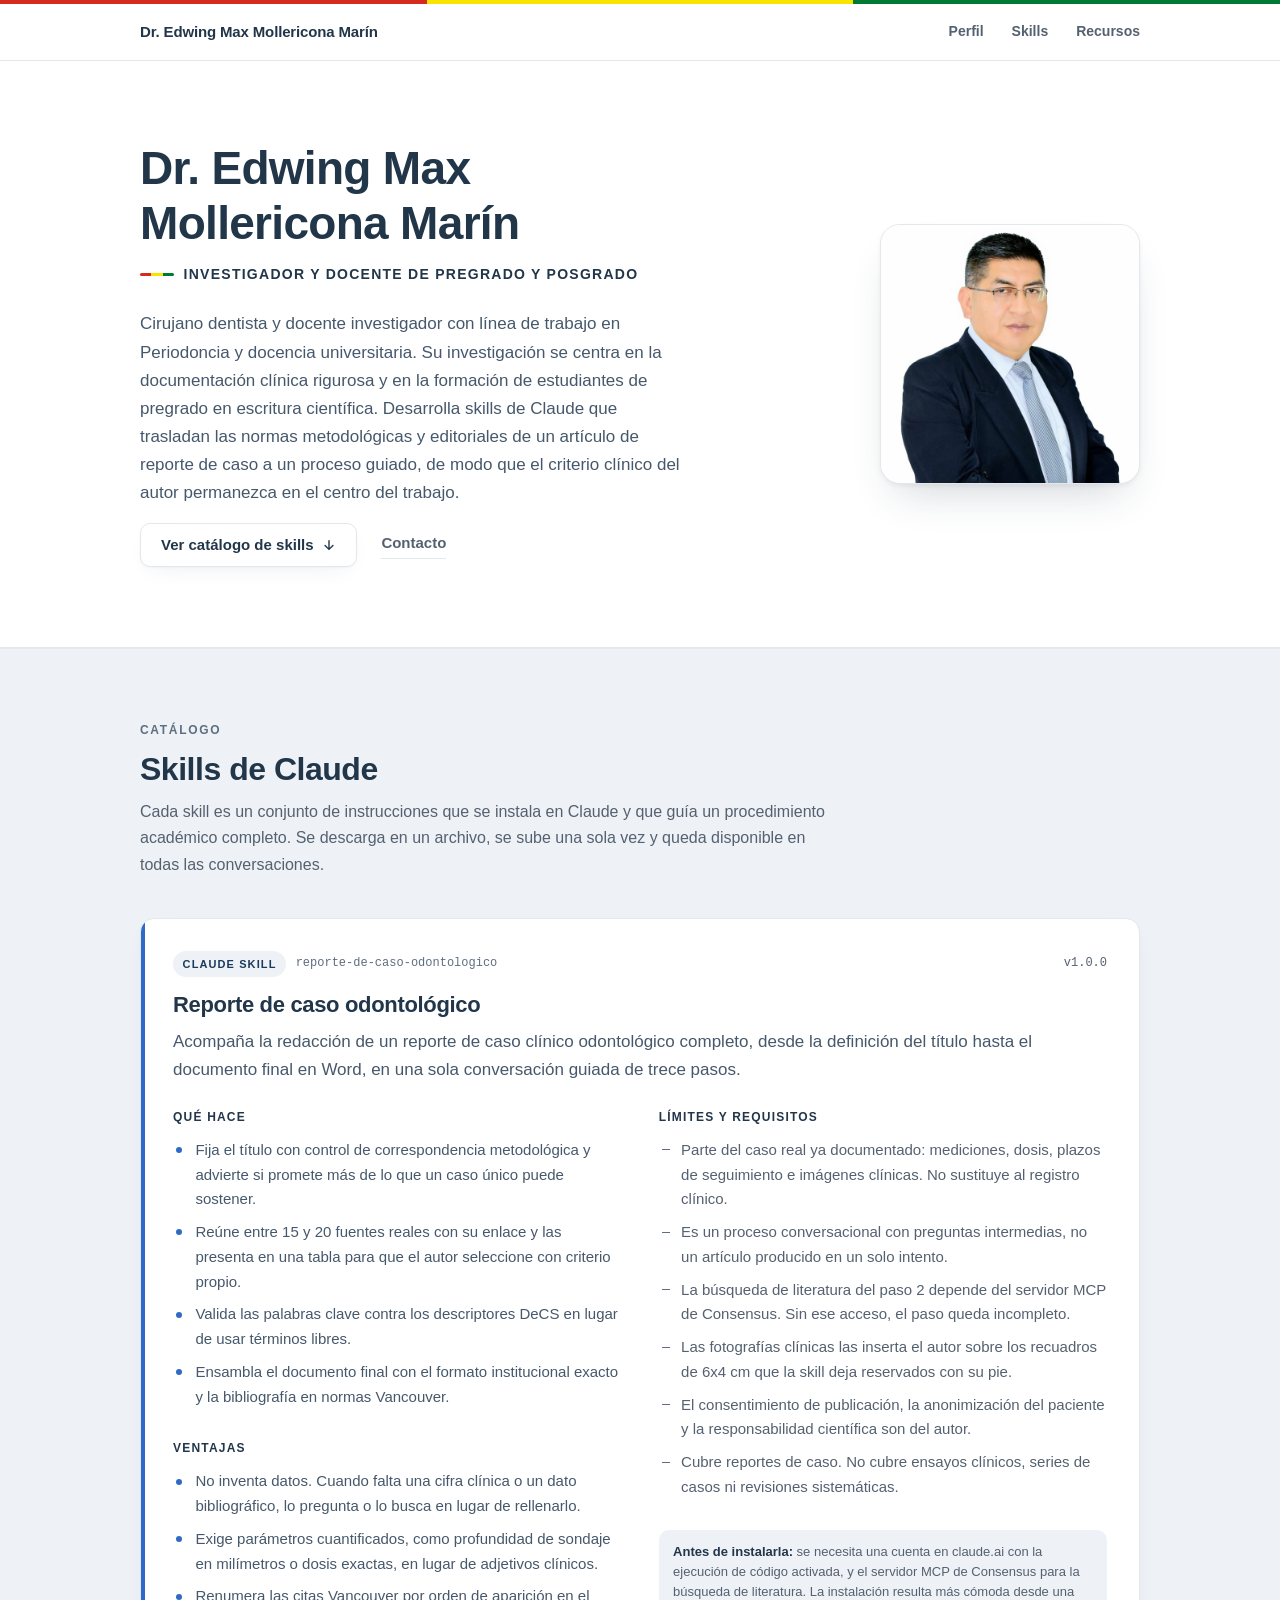
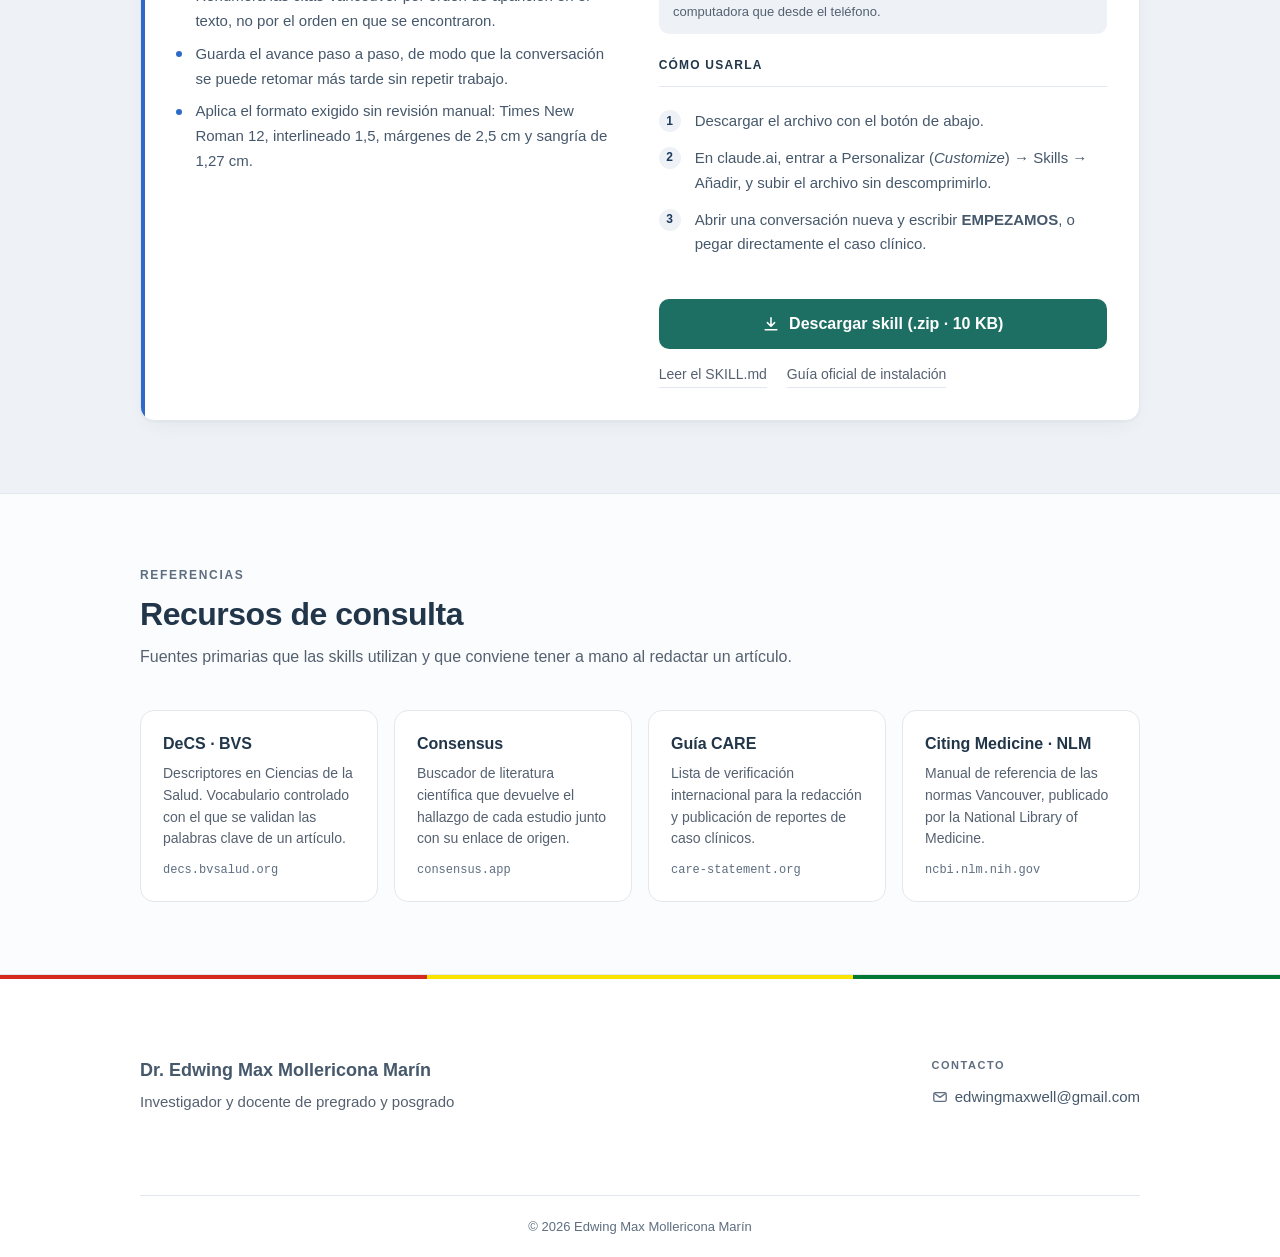
<file: index.html>
<!doctype html>
<html lang="es">
  <head>
    <meta charset="utf-8" />
    <meta name="viewport" content="width=device-width, initial-scale=1" />
    <meta name="color-scheme" content="light" />
    <meta name="theme-color" content="#ffffff" />

    <title>Dr. Edwing Max Mollericona Marín · Investigador y docente de pregrado y posgrado</title>
    <meta
      name="description"
      content="Catálogo de skills de Claude para investigación en odontología, desarrolladas por el Dr. Edwing Max Mollericona Marín. Descarga directa y guía de uso."
    />
    <link rel="canonical" href="https://edsonmgoz.github.io/max-skills/" />

    <meta property="og:type" content="website" />
    <meta property="og:locale" content="es_BO" />
    <meta property="og:site_name" content="Dr. Edwing Max Mollericona Marín" />
    <meta
      property="og:title"
      content="Dr. Edwing Max Mollericona Marín · Investigador y docente de pregrado y posgrado"
    />
    <meta
      property="og:description"
      content="Catálogo de skills de Claude para investigación en odontología. Descarga directa y guía de uso."
    />
    <meta property="og:url" content="https://edsonmgoz.github.io/max-skills/" />
    <meta
      property="og:image"
      content="https://edsonmgoz.github.io/max-skills/assets/img/og-portada.png"
    />
    <meta property="og:image:width" content="1200" />
    <meta property="og:image:height" content="630" />
    <meta name="twitter:card" content="summary_large_image" />

    <link rel="icon" href="assets/img/favicon.svg" type="image/svg+xml" />
    <link rel="stylesheet" href="assets/css/estilos.css" />
  </head>

  <body>
    <a class="salto-contenido" href="#perfil">Saltar al contenido</a>

    <header class="cabecera">
      <div class="franja-bandera" aria-hidden="true"></div>
      <div class="cabecera__fila contenedor">
        <a class="cabecera__marca" href="#perfil"
          >Dr. Edwing Max Mollericona Marín</a
        >
        <nav class="cabecera__nav" aria-label="Secciones del sitio">
          <a href="#perfil">Perfil</a>
          <a href="#skills">Skills</a>
          <a href="#recursos">Recursos</a>
        </nav>
      </div>
    </header>

    <main>
      <section class="portada" id="perfil">
        <div class="contenedor portada__rejilla">
          <div class="portada__texto">
            <h1 class="portada__nombre">Dr. Edwing Max Mollericona Marín</h1>
            <p class="portada__rol">
              <span class="guion-bandera" aria-hidden="true"></span>Investigador y docente de pregrado y posgrado
            </p>
            <!-- TEXTO PROTOTIPO: reemplazar por la reseña real -->
            <p class="portada__bio">
              Cirujano dentista y docente investigador con línea de trabajo en Periodoncia y docencia universitaria. Su investigación se centra en la documentación clínica rigurosa y en la formación de estudiantes de pregrado en escritura científica. Desarrolla skills de Claude que trasladan las normas metodológicas y editoriales de un artículo de reporte de caso a un proceso guiado, de modo que el criterio clínico del autor permanezca en el centro del trabajo.
            </p>
            <div class="portada__acciones">
              <a class="boton boton--perfil" href="#skills">
                Ver catálogo de skills
                <svg
                  width="14"
                  height="14"
                  viewBox="0 0 16 16"
                  fill="none"
                  stroke="currentColor"
                  stroke-width="1.6"
                  stroke-linecap="round"
                  stroke-linejoin="round"
                  aria-hidden="true"
                >
                  <path d="M8 3v10M3.5 8.5 8 13l4.5-4.5" />
                </svg>
              </a>
              <a class="enlace-texto" href="#contacto">Contacto</a>
            </div>
          </div>

          <div class="portada__retrato">
            <img
              class="portada__foto"
              src="assets/img/perfil.jpg"
              width="440"
              height="440"
              alt="Retrato del Dr. Edwing Max Mollericona Marín"
            />
          </div>
        </div>
      </section>

      <!-- ===================================================================
           CATÁLOGO DE SKILLS
           Para añadir un skill: duplicar el bloque <article class="tarjeta-skill">
           y completar sus campos. La rejilla se reordena sola a dos y tres
           columnas. Ver README.md, sección "Cómo añadir un skill".
           =================================================================== -->
      <section class="seccion seccion--panel" id="skills">
        <div class="contenedor">
          <div class="seccion__encabezado">
            <span class="seccion__etiqueta">Catálogo</span>
            <h2 class="seccion__titulo">Skills de Claude</h2>
            <p class="seccion__entrada">
              Cada skill es un conjunto de instrucciones que se instala en
              Claude y que guía un procedimiento académico completo. Se descarga
              en un archivo, se sube una sola vez y queda disponible en todas
              las conversaciones.
            </p>
          </div>

          <div class="catalogo">
            <article class="tarjeta-skill">
              <div class="tarjeta-skill__meta">
                <span class="insignia">Claude Skill</span>
                <code class="tarjeta-skill__id"
                  >reporte-de-caso-odontologico</code
                >
                <span class="tarjeta-skill__version">v1.0.0</span>
              </div>

              <h3 class="tarjeta-skill__titulo">
                Reporte de caso odontológico
              </h3>
              <p class="tarjeta-skill__proposito">
                Acompaña la redacción de un reporte de caso clínico odontológico
                completo, desde la definición del título hasta el documento
                final en Word, en una sola conversación guiada de trece pasos.
              </p>

              <div class="tarjeta-skill__cuerpo">
                <div class="tarjeta-skill__columna">
                  <div class="bloque">
                    <p class="bloque__titulo">Qué hace</p>
                    <ul class="lista-marcada">
                      <li>
                        Fija el título con control de correspondencia
                        metodológica y advierte si promete más de lo que un caso
                        único puede sostener.
                      </li>
                      <li>
                        Reúne entre 15 y 20 fuentes reales con su enlace y las
                        presenta en una tabla para que el autor seleccione con
                        criterio propio.
                      </li>
                      <li>
                        Valida las palabras clave contra los descriptores DeCS
                        en lugar de usar términos libres.
                      </li>
                      <li>
                        Ensambla el documento final con el formato institucional
                        exacto y la bibliografía en normas Vancouver.
                      </li>
                    </ul>
                  </div>

                  <div class="bloque">
                    <p class="bloque__titulo">Ventajas</p>
                    <ul class="lista-marcada">
                      <li>
                        No inventa datos. Cuando falta una cifra clínica o un
                        dato bibliográfico, lo pregunta o lo busca en lugar de
                        rellenarlo.
                      </li>
                      <li>
                        Exige parámetros cuantificados, como profundidad de
                        sondaje en milímetros o dosis exactas, en lugar de
                        adjetivos clínicos.
                      </li>
                      <li>
                        Renumera las citas Vancouver por orden de aparición en
                        el texto, no por el orden en que se encontraron.
                      </li>
                      <li>
                        Guarda el avance paso a paso, de modo que la
                        conversación se puede retomar más tarde sin repetir
                        trabajo.
                      </li>
                      <li>
                        Aplica el formato exigido sin revisión manual: Times New
                        Roman 12, interlineado 1,5, márgenes de 2,5 cm y sangría
                        de 1,27 cm.
                      </li>
                    </ul>
                  </div>
                </div>

                <div class="tarjeta-skill__columna">
                  <div class="bloque">
                    <p class="bloque__titulo">Límites y requisitos</p>
                    <ul class="lista-limites">
                      <li>
                        Parte del caso real ya documentado: mediciones, dosis,
                        plazos de seguimiento e imágenes clínicas. No sustituye
                        al registro clínico.
                      </li>
                      <li>
                        Es un proceso conversacional con preguntas intermedias,
                        no un artículo producido en un solo intento.
                      </li>
                      <li>
                        La búsqueda de literatura del paso 2 depende del
                        servidor MCP de Consensus. Sin ese acceso, el paso queda
                        incompleto.
                      </li>
                      <li>
                        Las fotografías clínicas las inserta el autor sobre los
                        recuadros de 6x4 cm que la skill deja reservados con su
                        pie.
                      </li>
                      <li>
                        El consentimiento de publicación, la anonimización del
                        paciente y la responsabilidad científica son del autor.
                      </li>
                      <li>
                        Cubre reportes de caso. No cubre ensayos clínicos,
                        series de casos ni revisiones sistemáticas.
                      </li>
                    </ul>
                  </div>

                  <p class="aviso">
                    <strong>Antes de instalarla:</strong> se necesita una cuenta
                    en claude.ai con la ejecución de código activada, y el
                    servidor MCP de Consensus para la búsqueda de literatura. La
                    instalación resulta más cómoda desde una computadora que
                    desde el teléfono.
                  </p>

                  <div class="bloque">
                    <p class="bloque__titulo">Cómo usarla</p>
                    <ol class="pasos">
                      <li>Descargar el archivo con el botón de abajo.</li>
                      <li>
                        En claude.ai, entrar a Personalizar (<i lang="en"
                          >Customize</i
                        >) → Skills → Añadir, y subir el archivo sin
                        descomprimirlo.
                      </li>
                      <li>
                        Abrir una conversación nueva y escribir
                        <strong>EMPEZAMOS</strong>, o pegar directamente el caso
                        clínico.
                      </li>
                    </ol>
                  </div>

                  <div class="tarjeta-skill__pie">
                    <a
                      class="boton boton--descarga"
                      href="downloads/reporte-de-caso-odontologico.zip"
                      download="reporte-de-caso-odontologico.zip"
                    >
                      <svg
                        width="18"
                        height="18"
                        viewBox="0 0 20 20"
                        fill="none"
                        stroke="currentColor"
                        stroke-width="1.7"
                        stroke-linecap="round"
                        stroke-linejoin="round"
                        aria-hidden="true"
                      >
                        <path d="M10 3v9M6 8.5l4 4 4-4M3.5 16.5h13" />
                      </svg>
                      Descargar skill (.zip · 10 KB)
                    </a>
                    <div class="tarjeta-skill__secundario">
                      <a
                        href="https://github.com/edsonmgoz/max-skills/blob/master/skills/reporte-de-caso-odontologico/SKILL.md"
                        target="_blank"
                        rel="noopener"
                        >Leer el SKILL.md</a
                      >
                      <a
                        href="https://support.claude.com/en/articles/12512198-how-to-create-custom-skills"
                        target="_blank"
                        rel="noopener"
                        >Guía oficial de instalación</a
                      >
                    </div>
                  </div>
                </div>
              </div>
            </article>
          </div>
        </div>
      </section>

      <!-- ===================================================================
           RECURSOS
           Enlaces de referencia útiles para el público de la charla.
           Sustituibles por materiales propios cuando estén disponibles.
           =================================================================== -->
      <section class="seccion" id="recursos">
        <div class="contenedor">
          <div class="seccion__encabezado">
            <span class="seccion__etiqueta">Referencias</span>
            <h2 class="seccion__titulo">Recursos de consulta</h2>
            <p class="seccion__entrada">
              Fuentes primarias que las skills utilizan y que conviene tener a
              mano al redactar un artículo.
            </p>
          </div>

          <div class="recursos">
            <a
              class="recurso"
              href="https://decs.bvsalud.org/"
              target="_blank"
              rel="noopener"
            >
              <p class="recurso__titulo">DeCS · BVS</p>
              <p class="recurso__detalle">
                Descriptores en Ciencias de la Salud. Vocabulario controlado con
                el que se validan las palabras clave de un artículo.
              </p>
              <span class="recurso__dominio">decs.bvsalud.org</span>
            </a>

            <a
              class="recurso"
              href="https://consensus.app/"
              target="_blank"
              rel="noopener"
            >
              <p class="recurso__titulo">Consensus</p>
              <p class="recurso__detalle">
                Buscador de literatura científica que devuelve el hallazgo de
                cada estudio junto con su enlace de origen.
              </p>
              <span class="recurso__dominio">consensus.app</span>
            </a>

            <a
              class="recurso"
              href="https://www.care-statement.org/"
              target="_blank"
              rel="noopener"
            >
              <p class="recurso__titulo">Guía CARE</p>
              <p class="recurso__detalle">
                Lista de verificación internacional para la redacción y
                publicación de reportes de caso clínicos.
              </p>
              <span class="recurso__dominio">care-statement.org</span>
            </a>

            <a
              class="recurso"
              href="https://www.ncbi.nlm.nih.gov/books/NBK7256/"
              target="_blank"
              rel="noopener"
            >
              <p class="recurso__titulo">Citing Medicine · NLM</p>
              <p class="recurso__detalle">
                Manual de referencia de las normas Vancouver, publicado por la
                National Library of Medicine.
              </p>
              <span class="recurso__dominio">ncbi.nlm.nih.gov</span>
            </a>
          </div>
        </div>
      </section>
    </main>

    <!-- =====================================================================
         PIE DE PÁGINA
         VALORES DE EJEMPLO: reemplazar el correo y el número de WhatsApp.
         ===================================================================== -->
    <footer class="pie" id="contacto">
      <div class="franja-bandera" aria-hidden="true"></div>
      <div class="contenedor pie__cuerpo">
        <div class="pie__rejilla">
          <div>
            <p class="pie__nombre">Dr. Edwing Max Mollericona Marín</p>
            <p class="pie__rol">Investigador y docente de pregrado y posgrado</p>
          </div>

          <div>
            <div class="pie__grupo">
              <p class="pie__etiqueta">Contacto</p>
              <div class="pie__enlaces">
                <a href="mailto:edwing.mollericona@ejemplo.edu.bo">
                  <svg
                    width="16"
                    height="16"
                    viewBox="0 0 18 18"
                    fill="none"
                    stroke="currentColor"
                    stroke-width="1.5"
                    stroke-linecap="round"
                    stroke-linejoin="round"
                    aria-hidden="true"
                  >
                    <rect x="2" y="4" width="14" height="10" rx="2" />
                    <path d="m2.8 5 6.2 4.4L15.2 5" />
                  </svg>
                  edwingmaxwell@gmail.com
                </a>
              </div>
            </div>
          </div>
        </div>
      </div>

      <div class="contenedor">
        <div class="pie__nota">
          <p>© 2026 Edwing Max Mollericona Marín</p>
        </div>
      </div>
    </footer>
  </body>
</html>
</file>
<file: assets/css/estilos.css>
/* ==========================================================================
   Catalogo de skills - Dr. Edwing Max Mollericona Marin
   Hoja de estilos unica. Sin dependencias externas ni JavaScript.
   ========================================================================== */

:root {
  /* Paleta base */
  --tinta: #22364a;
  --texto: #46586b;
  --tenue: #556170;
  --sutil: #5e6e80;
  --panel: #eef2f6;
  --borde: #e3e8ef;
  --fondo: #fbfcfd;
  --superficie: #ffffff;

  /* Acentos */
  --acento: #2e6bc6;
  --acento-hondo: #1b3a5b;
  --accion: #1d6f63;
  --accion-hover: #17594f;

  /* Bandera de Bolivia (DS N.o 241) */
  --bo-rojo: #d52b1e;
  --bo-amarillo: #f9e300;
  --bo-verde: #007934;

  /* Tipografia */
  --fuente:
    -apple-system, BlinkMacSystemFont, "Segoe UI", Roboto, "Helvetica Neue",
    Arial, sans-serif;
  --mono:
    ui-monospace, SFMono-Regular, Menlo, Consolas, "Liberation Mono", monospace;

  /* Medidas */
  --ancho: 1080px;
  --gutter: clamp(1rem, 4vw, 2.5rem);
  --radio: 14px;
  --sombra:
    0 1px 2px rgba(34, 54, 74, 0.04), 0 8px 24px -12px rgba(34, 54, 74, 0.12);
  --alto-cabecera: 60px;
}

*,
*::before,
*::after {
  box-sizing: border-box;
}

html {
  scroll-behavior: smooth;
  -webkit-text-size-adjust: 100%;
}

body {
  margin: 0;
  background: var(--fondo);
  color: var(--texto);
  font-family: var(--fuente);
  font-size: 1rem;
  line-height: 1.65;
  -webkit-font-smoothing: antialiased;
}

h1,
h2,
h3 {
  color: var(--tinta);
  line-height: 1.2;
  letter-spacing: -0.015em;
  margin: 0;
}

p {
  margin: 0 0 1rem;
}

ul,
ol {
  margin: 0;
  padding: 0;
  list-style: none;
}

a {
  color: var(--acento);
  text-decoration-thickness: 1px;
  text-underline-offset: 3px;
}

a:hover {
  color: var(--acento-hondo);
}

img {
  max-width: 100%;
  height: auto;
}

:focus-visible {
  outline: 2px solid var(--acento);
  outline-offset: 3px;
  border-radius: 4px;
}

.contenedor {
  width: 100%;
  max-width: var(--ancho);
  margin-inline: auto;
  padding-inline: var(--gutter);
}

.salto-contenido {
  position: absolute;
  left: -9999px;
  top: 0;
  background: var(--superficie);
  color: var(--tinta);
  padding: 0.75rem 1rem;
  z-index: 20;
}

.salto-contenido:focus {
  left: 1rem;
  top: 1rem;
}

/* --------------------------------------------------------------------------
   Detalle de la bandera: tres apariciones finas en toda la pagina
   -------------------------------------------------------------------------- */

.franja-bandera {
  height: 4px;
  background: linear-gradient(
    to right,
    var(--bo-rojo) 0 33.333%,
    var(--bo-amarillo) 0 66.666%,
    var(--bo-verde) 0
  );
}

.guion-bandera {
  display: inline-block;
  width: 34px;
  height: 3px;
  border-radius: 2px;
  vertical-align: 0.22em;
  margin-right: 0.6rem;
  background: linear-gradient(
    to right,
    var(--bo-rojo) 0 33.333%,
    var(--bo-amarillo) 0 66.666%,
    var(--bo-verde) 0
  );
}

/* --------------------------------------------------------------------------
   Cabecera
   -------------------------------------------------------------------------- */

.cabecera {
  position: sticky;
  top: 0;
  z-index: 10;
  background: rgba(255, 255, 255, 0.92);
  backdrop-filter: saturate(160%) blur(8px);
  border-bottom: 1px solid var(--borde);
}

.cabecera__fila {
  display: flex;
  align-items: center;
  justify-content: space-between;
  gap: 1rem;
  min-height: calc(var(--alto-cabecera) - 4px);
}

.cabecera__marca {
  color: var(--tinta);
  font-weight: 650;
  font-size: 0.9375rem;
  letter-spacing: -0.01em;
  text-decoration: none;
}

.cabecera__nav {
  display: flex;
  gap: clamp(0.75rem, 3vw, 1.75rem);
}

.cabecera__nav a {
  color: var(--tenue);
  font-size: 0.875rem;
  font-weight: 550;
  text-decoration: none;
  padding-block: 0.25rem;
}

.cabecera__nav a:hover {
  color: var(--acento-hondo);
}

/* --------------------------------------------------------------------------
   Portada
   -------------------------------------------------------------------------- */

.portada {
  padding-block: clamp(2.5rem, 7vw, 5rem);
  background: var(--superficie);
  border-bottom: 1px solid var(--borde);
}

.portada__rejilla {
  display: grid;
  gap: clamp(2rem, 5vw, 3.5rem);
  align-items: center;
  grid-template-columns: minmax(0, 1.15fr) minmax(0, 0.85fr);
  grid-template-areas: "texto retrato";
}

.portada__texto {
  grid-area: texto;
}

.portada__retrato {
  grid-area: retrato;
  justify-self: end;
}

.portada__nombre {
  font-size: clamp(1.875rem, 1.1rem + 3.2vw, 2.875rem);
  font-weight: 700;
  margin-bottom: 0.75rem;
}

.portada__rol {
  display: flex;
  align-items: center;
  color: var(--tinta);
  font-size: 0.875rem;
  font-weight: 600;
  letter-spacing: 0.09em;
  text-transform: uppercase;
  margin-bottom: 1.5rem;
}

.portada__bio {
  font-size: 1.0625rem;
  max-width: 34rem;
}

.portada__afiliacion {
  color: var(--tenue);
  font-size: 0.9375rem;
  margin-bottom: 1.75rem;
}

.portada__acciones {
  display: flex;
  flex-wrap: wrap;
  align-items: center;
  gap: 1.5rem;
}

.portada__foto {
  display: block;
  width: clamp(260px, 20vw, 320px);
  max-width: 100%;
  aspect-ratio: 1;
  object-fit: cover;
  border-radius: 20px;
  border: 1px solid var(--borde);
  box-shadow:
    0 2px 4px rgba(34, 54, 74, 0.06),
    0 22px 44px -18px rgba(34, 54, 74, 0.24);
  background: var(--panel);
}

/* --------------------------------------------------------------------------
   Botones y enlaces de accion
   -------------------------------------------------------------------------- */

.boton {
  display: inline-flex;
  align-items: center;
  justify-content: center;
  gap: 0.55rem;
  border: 1px solid transparent;
  border-radius: 10px;
  font-family: inherit;
  font-size: 0.9375rem;
  font-weight: 600;
  line-height: 1.2;
  padding: 0.75rem 1.25rem;
  text-decoration: none;
  transition:
    background-color 0.16s ease,
    border-color 0.16s ease,
    transform 0.16s ease;
}

.boton--perfil {
  background: var(--superficie);
  border-color: var(--borde);
  color: var(--tinta);
  box-shadow: var(--sombra);
}

.boton--perfil:hover {
  border-color: var(--acento);
  color: var(--acento-hondo);
}

.boton--descarga {
  background: var(--accion);
  color: #fff;
  font-size: 1rem;
  padding: 0.9rem 1.5rem;
  width: 100%;
}

.boton--descarga:hover {
  background: var(--accion-hover);
  color: #fff;
  transform: translateY(-1px);
}

.boton svg {
  flex: none;
}

.enlace-texto {
  color: var(--tenue);
  font-size: 0.9375rem;
  font-weight: 550;
  text-decoration: none;
  border-bottom: 1px solid var(--borde);
  padding-bottom: 2px;
}

.enlace-texto:hover {
  color: var(--acento-hondo);
  border-bottom-color: currentColor;
}

/* --------------------------------------------------------------------------
   Estructura de seccion
   -------------------------------------------------------------------------- */

.seccion {
  padding-block: clamp(2.75rem, 7vw, 4.5rem);
  scroll-margin-top: var(--alto-cabecera);
}

.seccion--panel {
  background: var(--panel);
  border-block: 1px solid var(--borde);
}

.seccion__encabezado {
  max-width: 44rem;
  margin-bottom: clamp(1.75rem, 4vw, 2.5rem);
}

.seccion__etiqueta {
  display: block;
  color: var(--sutil);
  font-size: 0.75rem;
  font-weight: 650;
  letter-spacing: 0.14em;
  text-transform: uppercase;
  margin-bottom: 0.6rem;
}

.seccion__titulo {
  font-size: clamp(1.5rem, 1.1rem + 1.6vw, 2rem);
  font-weight: 680;
  margin-bottom: 0.65rem;
}

.seccion__entrada {
  color: var(--tenue);
  margin-bottom: 0;
}

/* --------------------------------------------------------------------------
   Catalogo de skills
   -------------------------------------------------------------------------- */

.catalogo {
  display: grid;
  gap: 1.5rem;
  grid-template-columns: repeat(auto-fit, minmax(320px, 1fr));
}

.tarjeta-skill {
  container-type: inline-size;
  position: relative;
  display: flex;
  flex-direction: column;
  background: var(--superficie);
  border: 1px solid var(--borde);
  border-radius: var(--radio);
  box-shadow: var(--sombra);
  padding: clamp(1.5rem, 3vw, 2rem);
  padding-left: clamp(1.5rem, 3vw, 2rem);
  overflow: hidden;
}

.tarjeta-skill::before {
  content: "";
  position: absolute;
  inset: 0 auto 0 0;
  width: 4px;
  background: var(--acento);
}

.tarjeta-skill__cuerpo {
  display: grid;
  gap: 0 clamp(1.75rem, 4cqi, 3rem);
}

.tarjeta-skill__columna {
  display: flex;
  flex-direction: column;
}

@container (min-width: 620px) {
  .tarjeta-skill__cuerpo {
    grid-template-columns: 1fr 1fr;
    align-items: stretch;
  }
}

.tarjeta-skill__meta {
  display: flex;
  flex-wrap: wrap;
  align-items: center;
  gap: 0.6rem;
  margin-bottom: 0.9rem;
}

.insignia {
  background: var(--panel);
  border-radius: 999px;
  color: var(--acento-hondo);
  font-size: 0.6875rem;
  font-weight: 650;
  letter-spacing: 0.1em;
  padding: 0.25rem 0.6rem;
  text-transform: uppercase;
}

.tarjeta-skill__id {
  color: var(--sutil);
  font-family: var(--mono);
  font-size: 0.75rem;
}

.tarjeta-skill__version {
  color: var(--tenue);
  font-family: var(--mono);
  font-size: 0.75rem;
  margin-left: auto;
}

.tarjeta-skill__titulo {
  font-size: 1.375rem;
  font-weight: 680;
  margin-bottom: 0.6rem;
}

.tarjeta-skill__proposito {
  font-size: 1.0625rem;
  margin-bottom: 1.5rem;
}

.bloque {
  margin-bottom: 1.375rem;
}

.bloque__titulo {
  color: var(--tinta);
  font-size: 0.75rem;
  font-weight: 650;
  letter-spacing: 0.1em;
  text-transform: uppercase;
  margin-bottom: 0.65rem;
}

.lista-marcada li,
.lista-limites li {
  position: relative;
  font-size: 0.9375rem;
  padding-left: 1.4rem;
  margin-bottom: 0.5rem;
}

.lista-marcada li::before {
  content: "";
  position: absolute;
  left: 0.2rem;
  top: 0.62em;
  width: 6px;
  height: 6px;
  border-radius: 50%;
  background: var(--acento);
}

.lista-limites li::before {
  content: "";
  position: absolute;
  left: 0.2rem;
  top: 0.78em;
  width: 8px;
  height: 1px;
  background: var(--sutil);
}

.lista-limites li {
  color: var(--tenue);
}

.pasos {
  counter-reset: paso;
  border-top: 1px solid var(--borde);
  padding-top: 1.375rem;
}

.pasos li {
  counter-increment: paso;
  position: relative;
  font-size: 0.9375rem;
  padding-left: 2.25rem;
  margin-bottom: 0.75rem;
}

.pasos li::before {
  content: counter(paso);
  position: absolute;
  left: 0;
  top: 0.1em;
  width: 22px;
  height: 22px;
  display: grid;
  place-items: center;
  border-radius: 50%;
  background: var(--panel);
  color: var(--acento-hondo);
  font-size: 0.75rem;
  font-weight: 650;
  font-variant-numeric: tabular-nums;
}

.tarjeta-skill__pie {
  margin-top: auto;
  padding-top: 0.5rem;
}

.tarjeta-skill__secundario {
  display: flex;
  flex-wrap: wrap;
  gap: 1.25rem;
  margin-top: 0.9rem;
}

.tarjeta-skill__secundario a {
  color: var(--tenue);
  font-size: 0.875rem;
  text-decoration: none;
  border-bottom: 1px solid var(--borde);
}

.tarjeta-skill__secundario a:hover {
  color: var(--acento-hondo);
  border-bottom-color: currentColor;
}

.aviso {
  background: var(--panel);
  border-radius: 10px;
  color: var(--tenue);
  font-size: 0.8125rem;
  line-height: 1.55;
  padding: 0.75rem 0.9rem;
  margin-bottom: 1.375rem;
}

.aviso strong {
  color: var(--tinta);
}

/* --------------------------------------------------------------------------
   Recursos
   -------------------------------------------------------------------------- */

.recursos {
  display: grid;
  gap: 1rem;
  grid-template-columns: repeat(auto-fit, minmax(220px, 1fr));
}

.recurso {
  display: block;
  background: var(--superficie);
  border: 1px solid var(--borde);
  border-radius: var(--radio);
  padding: 1.25rem 1.375rem;
  text-decoration: none;
  transition:
    border-color 0.16s ease,
    transform 0.16s ease;
}

.recurso:hover {
  border-color: var(--acento);
  transform: translateY(-2px);
}

.recurso__titulo {
  color: var(--tinta);
  font-size: 1rem;
  font-weight: 650;
  margin-bottom: 0.35rem;
}

.recurso__detalle {
  color: var(--tenue);
  font-size: 0.875rem;
  line-height: 1.55;
  margin: 0;
}

.recurso__dominio {
  display: block;
  color: var(--sutil);
  font-family: var(--mono);
  font-size: 0.75rem;
  margin-top: 0.7rem;
}

/* --------------------------------------------------------------------------
   Pie de pagina
   -------------------------------------------------------------------------- */

.pie {
  background: var(--superficie);
  border-top: 1px solid var(--borde);
}

.pie__cuerpo {
  padding-block: clamp(3.5rem, 6vw, 7.4rem);
}

.pie__rejilla {
  display: flex;
  flex-wrap: wrap;
  gap: 1.5rem 2rem;
  justify-content: space-between;
  align-items: start;
}

.pie__nombre {
  font-size: 1.125rem;
  font-weight: 680;
  margin-bottom: 0.3rem;
}

.pie__rol {
  color: var(--tenue);
  font-size: 0.9375rem;
  margin-bottom: 0.2rem;
}

.pie__afiliacion {
  color: var(--sutil);
  font-size: 0.875rem;
  margin-bottom: 0;
}

.pie__etiqueta {
  color: var(--sutil);
  font-size: 0.6875rem;
  font-weight: 650;
  letter-spacing: 0.14em;
  text-transform: uppercase;
  margin-bottom: 0.7rem;
}

.pie__enlaces {
  display: flex;
  flex-wrap: wrap;
  gap: 0.5rem 1.25rem;
}

.pie__enlaces a {
  display: inline-flex;
  align-items: center;
  gap: 0.45rem;
  color: var(--texto);
  font-size: 0.9375rem;
  text-decoration: none;
}

.pie__enlaces a:hover {
  color: var(--acento-hondo);
}

.pie__enlaces svg {
  flex: none;
  color: var(--sutil);
}

.pie__enlaces a:hover svg {
  color: var(--acento);
}

.pie__nota {
  border-top: 1px solid var(--borde);
  display: flex;
  flex-wrap: wrap;
  justify-content: center;
  gap: 0.5rem 1.5rem;
  padding-block: 1.25rem;
}

.pie__nota p {
  color: var(--sutil);
  font-size: 0.8125rem;
  margin: 0;
}

/* --------------------------------------------------------------------------
   Pagina de error
   -------------------------------------------------------------------------- */

.error {
  display: grid;
  place-items: center;
  min-height: 70vh;
  text-align: center;
}

.error__codigo {
  color: var(--sutil);
  font-family: var(--mono);
  font-size: 0.875rem;
  letter-spacing: 0.16em;
  margin-bottom: 1rem;
}

.error__titulo {
  font-size: clamp(1.5rem, 1.1rem + 1.6vw, 2rem);
  margin-bottom: 0.75rem;
}

.error p {
  color: var(--tenue);
  max-width: 30rem;
  margin-inline: auto;
}

/* --------------------------------------------------------------------------
   Adaptaciones
   -------------------------------------------------------------------------- */

@media (max-width: 860px) {
  .portada__rejilla {
    grid-template-columns: 1fr;
    grid-template-areas:
      "retrato"
      "texto";
    justify-items: start;
    gap: 2rem;
  }

  .portada__retrato {
    justify-self: start;
  }

  .portada__foto {
    width: 200px;
  }

  .pie__rejilla {
    flex-direction: column;
  }
}

@media (max-width: 560px) {
  .cabecera__marca {
    display: none;
  }

  .cabecera__fila {
    justify-content: center;
  }

  .tarjeta-skill__version {
    margin-left: 0;
  }

  .boton--perfil {
    width: 100%;
  }

  .portada__acciones {
    gap: 1rem;
  }
}

@media (prefers-reduced-motion: reduce) {
  html {
    scroll-behavior: auto;
  }

  *,
  *::before,
  *::after {
    transition-duration: 0.01ms !important;
    animation-duration: 0.01ms !important;
  }
}

@media print {
  .cabecera,
  .boton {
    display: none;
  }

  body {
    background: #fff;
  }
}
</file>
